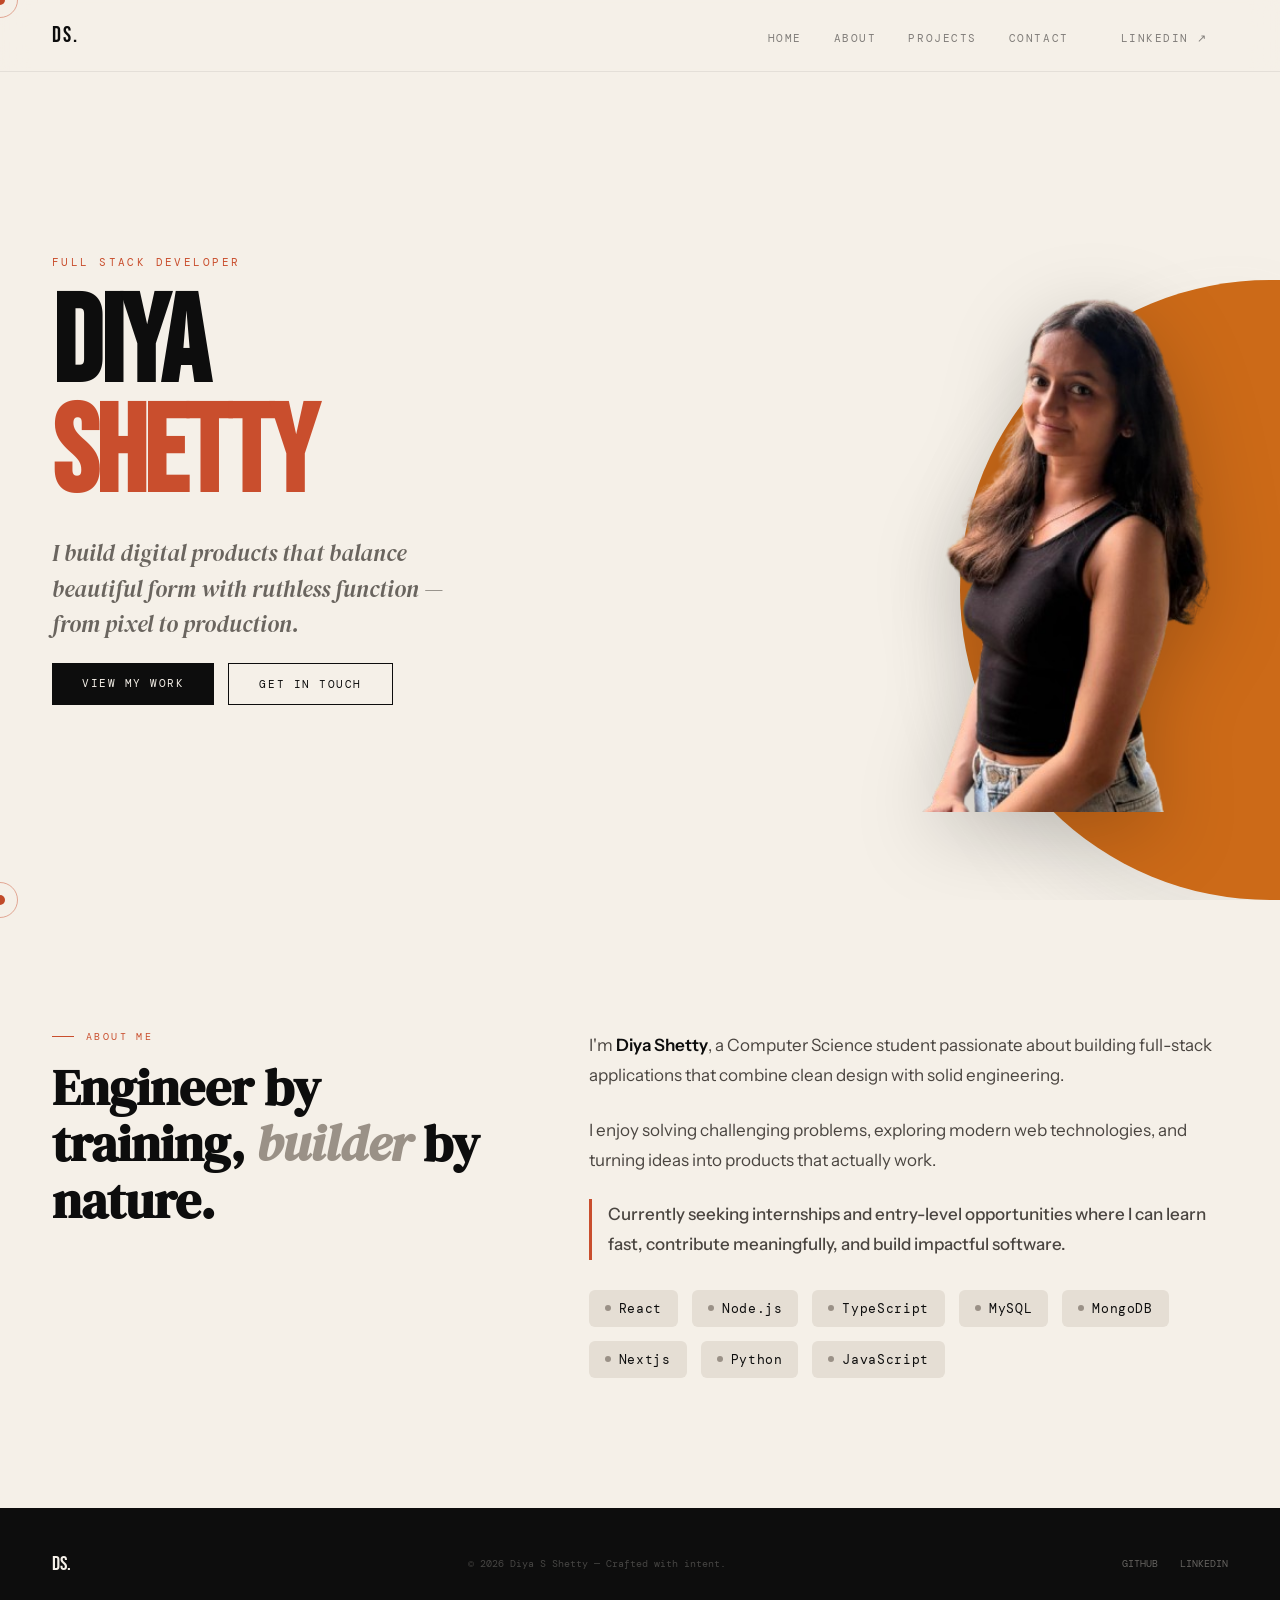
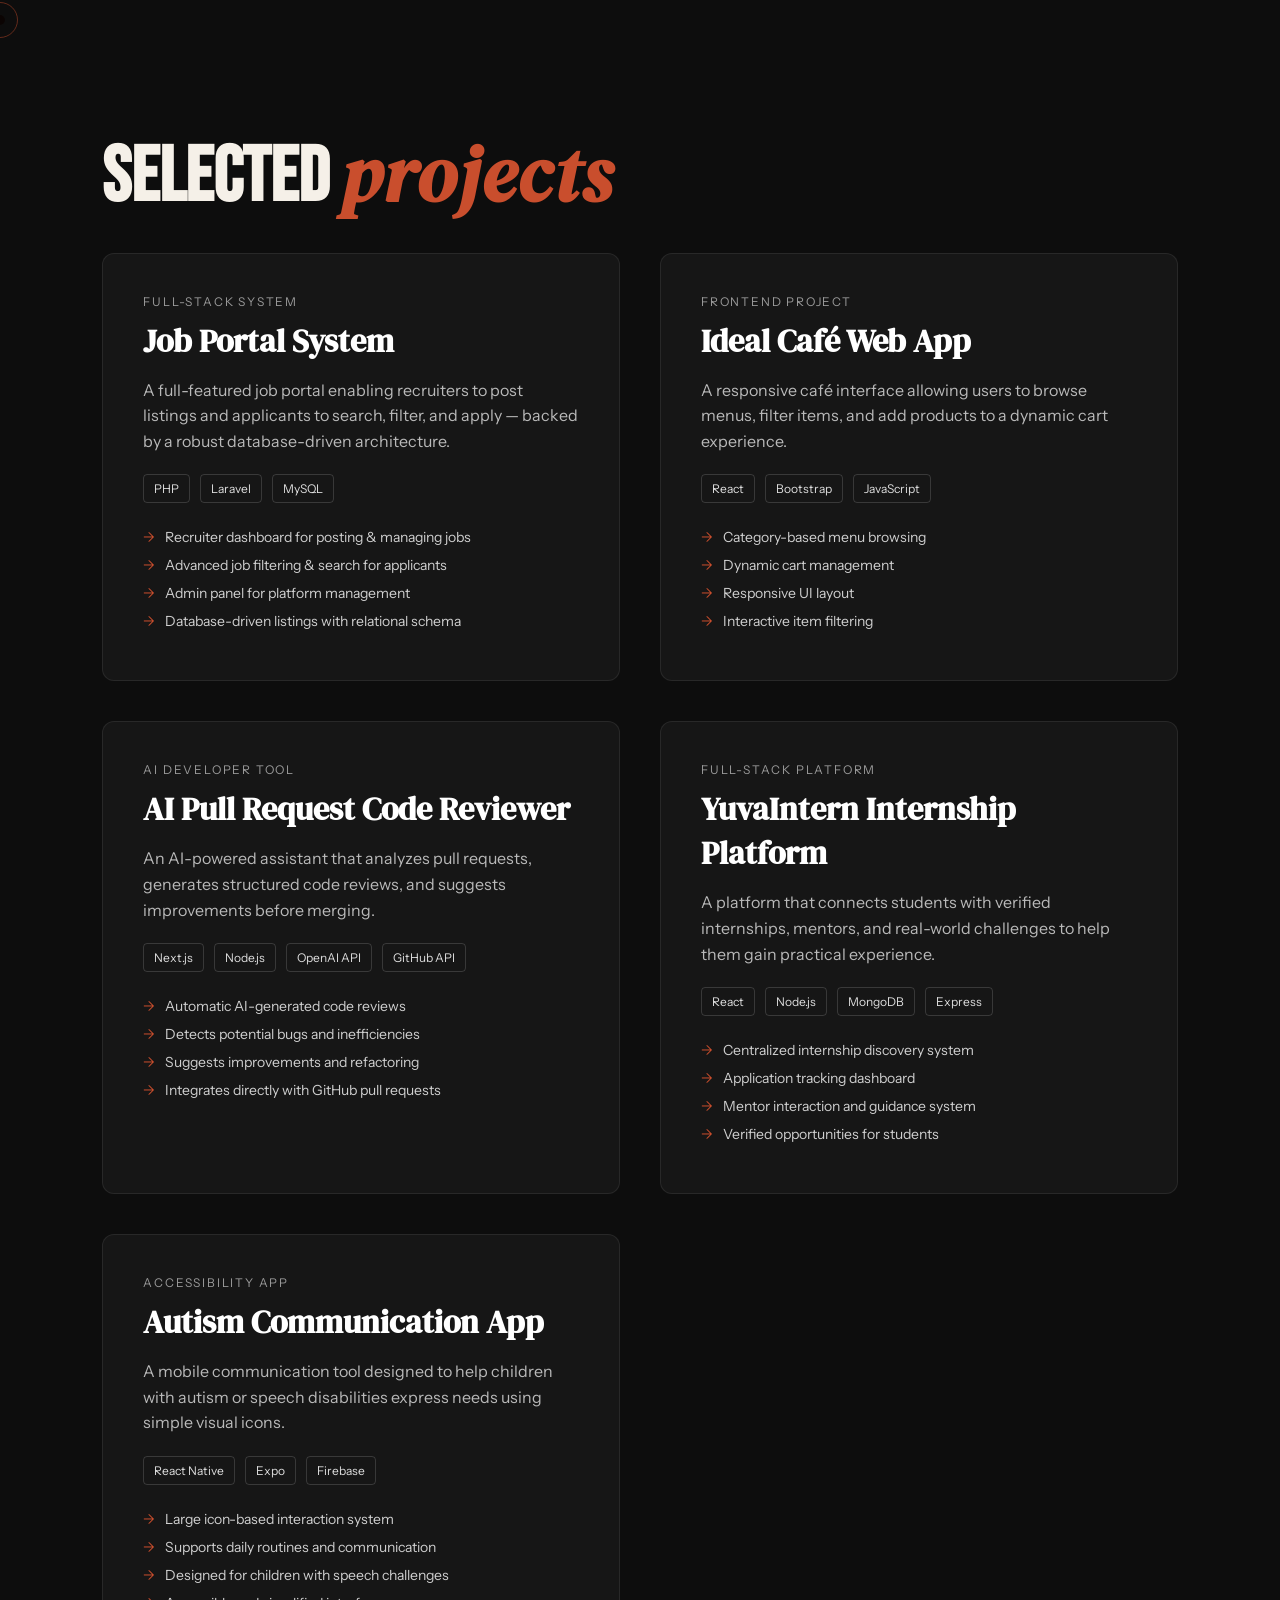
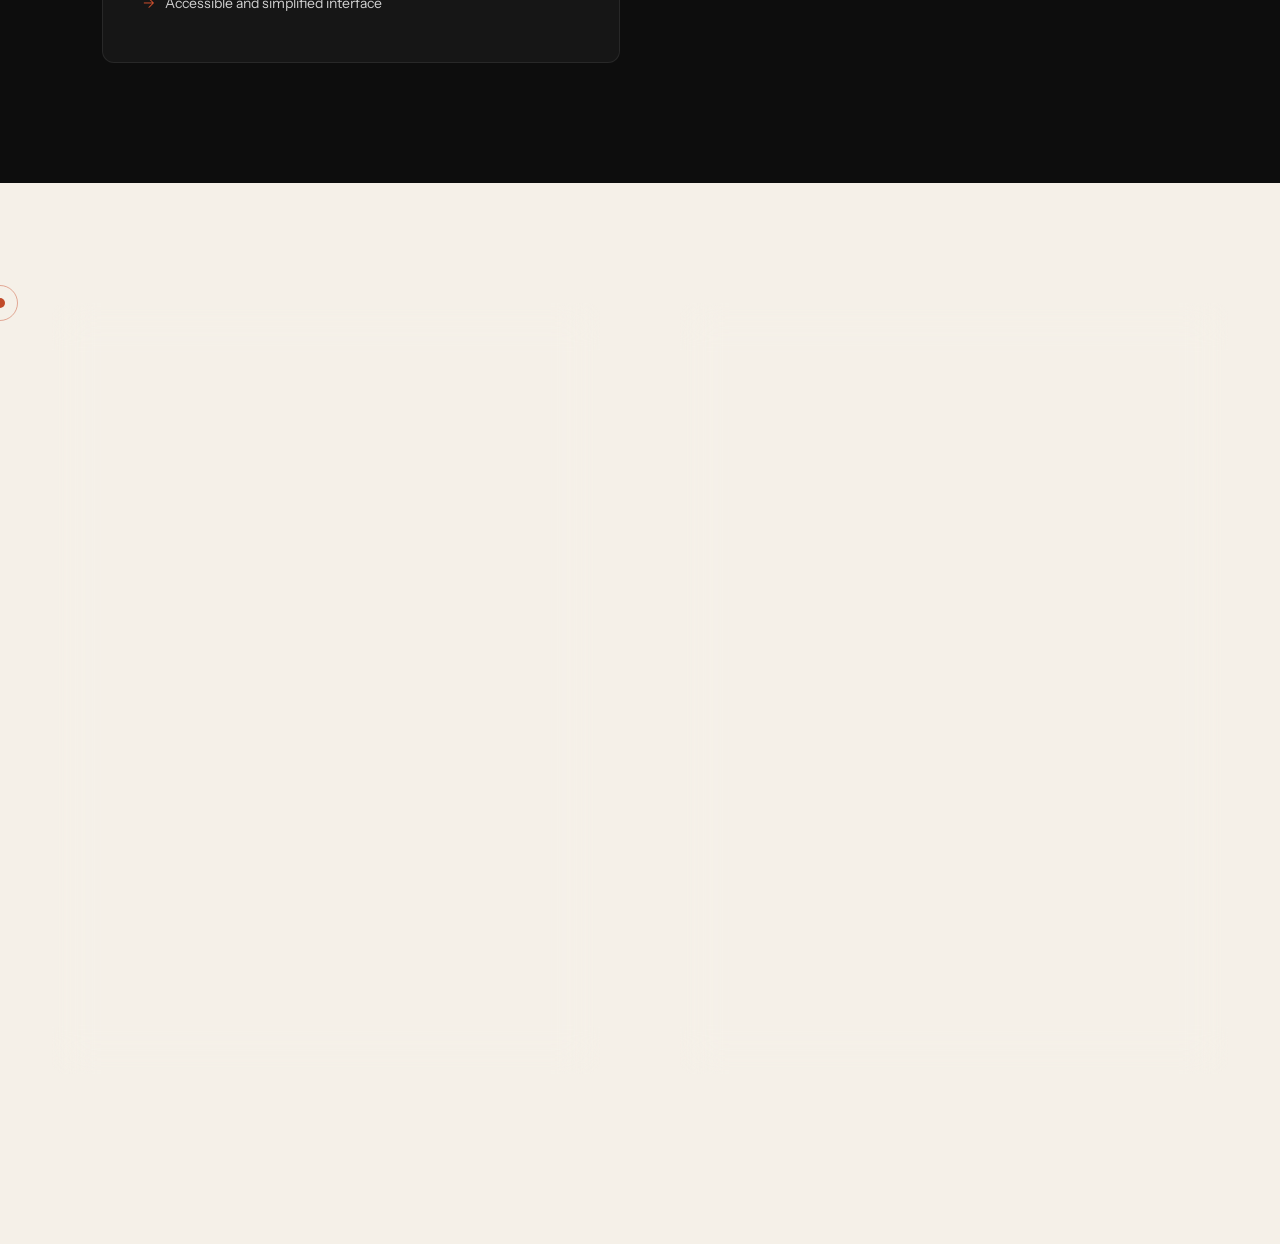
<file: index.html>
<!DOCTYPE html>
<html lang="en">
<head>

<meta charset="UTF-8">
<meta name="viewport" content="width=device-width, initial-scale=1.0">

<title>Diya S Shetty — Full Stack Developer</title>

<link rel="preconnect" href="https://fonts.googleapis.com">
<link href="https://fonts.googleapis.com/css2?family=Bebas+Neue&family=DM+Serif+Display:ital@0;1&family=DM+Mono:wght@300;400;500&family=Instrument+Sans:wght@300;400;500;600&display=swap" rel="stylesheet">

<link rel="stylesheet" href="css/styles.css">

</head>

<body>

<div class="cursor" id="cur"></div>
<div class="cursor-ring" id="curRing"></div>

<div id="navbar"></div>
<main>
  <div id="hero"></div>
  <div id="about"></div>
  <div id="projects"></div>
  <div id="contact"></div>
</main>
<div id="footer"></div>

<script src="js/loadSections.js"></script>
<script src="js/include.js"></script>
<script src="js/cursor.js"></script>
<script src="js/scroll.js"></script>

</body>
</html>
</file>
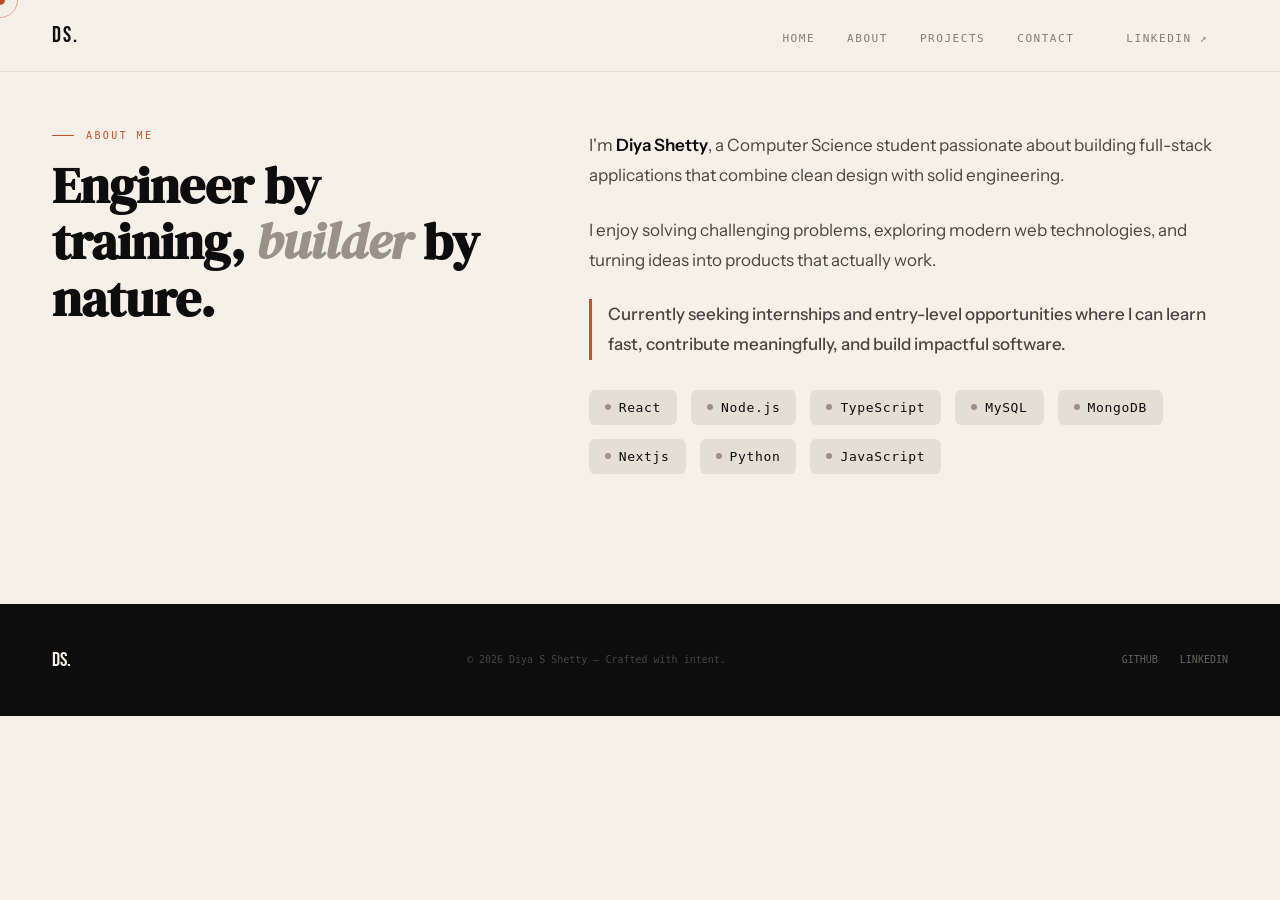
<file: about.html>
<!DOCTYPE html>
<html lang="en">

<head>
<meta charset="UTF-8">
<meta name="viewport" content="width=device-width, initial-scale=1.0">

<title>About — Diya Shetty</title>
<link rel="stylesheet" href="css/styles.css">
<link href="https://fonts.googleapis.com/css2?family=Bebas+Neue&family=DM+Serif+Display&family=Instrument+Sans&display=swap" rel="stylesheet">
</head>

<body>
<div class="cursor"></div>
<div class="cursor-ring"></div>
<div id="navbar"></div>
<section class="about" id="about">

<div class="about-left">

<p class="sec-label">About Me</p>

<h2 class="about-h">
Engineer by training,
<em>builder</em> by nature.
</h2>

</div>

<div class="about-right">

<p class="about-body">
I'm <strong>Diya Shetty</strong>, a Computer Science student passionate about building full-stack applications that combine clean design with solid engineering.
</p>

<p class="about-body">
I enjoy solving challenging problems, exploring modern web technologies, and turning ideas into products that actually work.
</p>

<p class="about-body highlight-line">
Currently seeking internships and entry-level opportunities where I can learn fast, contribute meaningfully, and build impactful software.
</p>

<div class="skills-wrap">

<div class="skill-pill"><span class="sdot"></span>React</div>
<div class="skill-pill"><span class="sdot"></span>Node.js</div>
<div class="skill-pill"><span class="sdot"></span>TypeScript</div>
<div class="skill-pill"><span class="sdot"></span>MySQL</div>
<div class="skill-pill"><span class="sdot"></span>MongoDB</div>
<div class="skill-pill"><span class="sdot"></span>Nextjs</div>
<div class="skill-pill"><span class="sdot"></span>Python</div>
<div class="skill-pill"><span class="sdot"></span>JavaScript</div>

</div>

</div>
</section>
<div id="footer"></div>
<script src="js/include.js"></script>
<script src="js/cursor.js"></script>
<script src="js/scroll.js"></script>
</body>
</html>
</file>
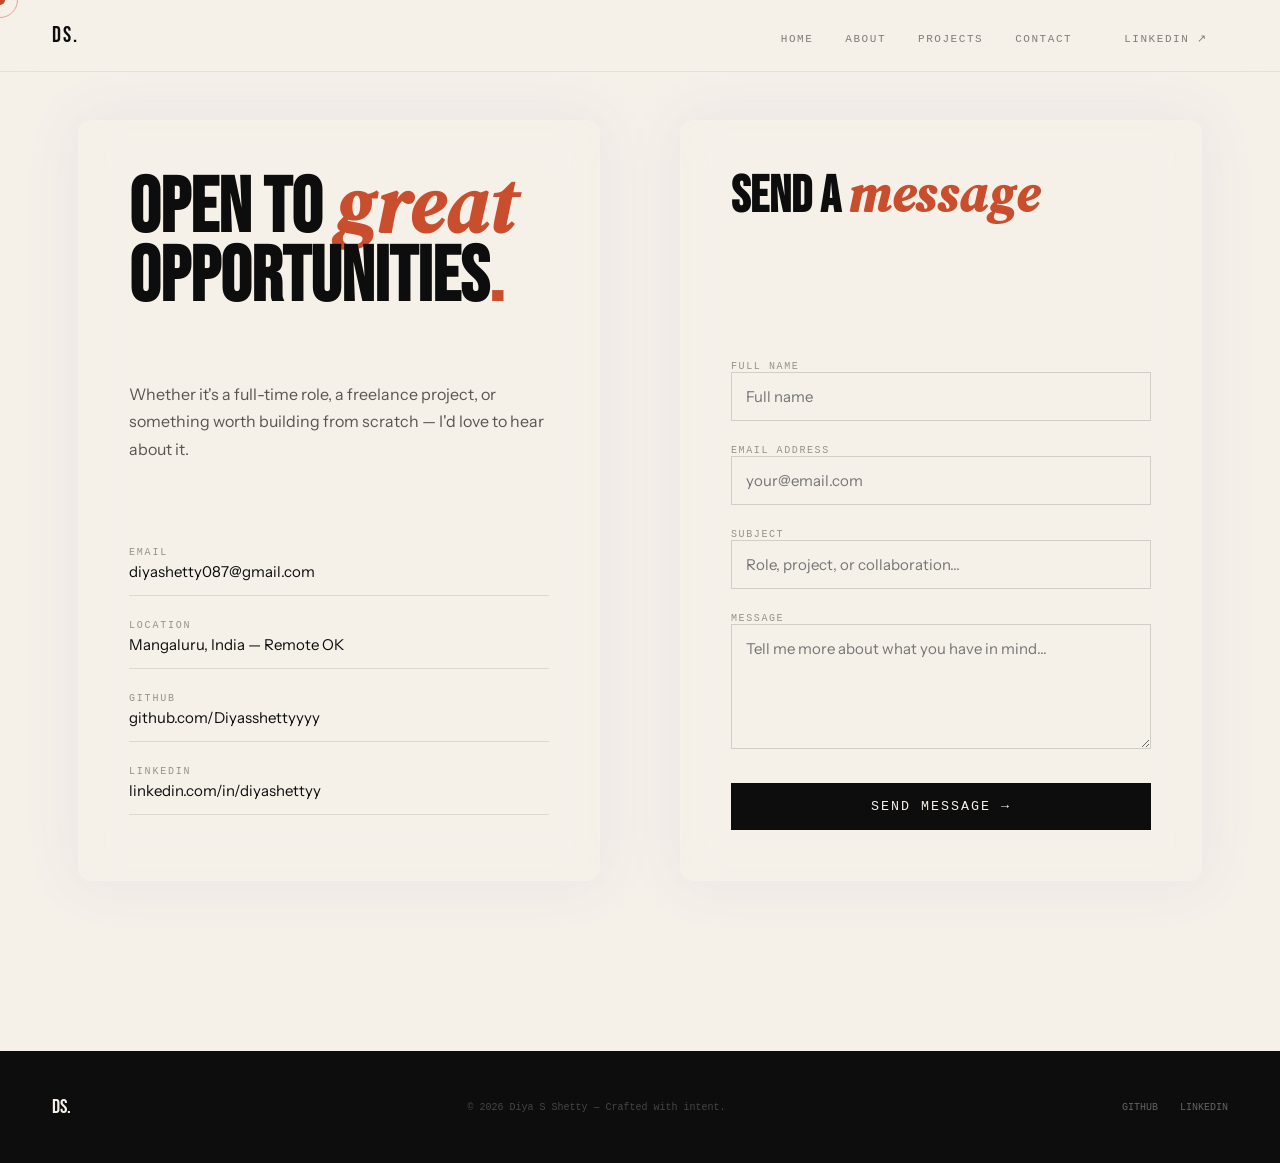
<file: contact.html>
<!DOCTYPE html>
<html lang="en">

<head>
<meta charset="UTF-8">
<meta name="viewport" content="width=device-width, initial-scale=1.0">

<title>Contact — Diya Shetty</title>
<!-- connect main stylesheet -->
<link rel="stylesheet" href="css/styles.css">
<link href="https://fonts.googleapis.com/css2?family=Bebas+Neue&family=DM+Serif+Display&family=Instrument+Sans&display=swap" rel="stylesheet">

</head>

<body>
<div class="cursor"></div>
<div class="cursor-ring"></div>
<div id="navbar"></div>
<section class="contact-wrap" id="contact">

<div class="contact-left contact-card">

<h2 class="contact-heading">
Open to <span class="great">great</span><br>
opportunities<span>.</span>
</h2>

<p class="contact-sub">
Whether it's a full-time role, a freelance project, or something worth building from scratch — I'd love to hear about it.
</p>

<div class="contact-details">

<div class="c-item">
<span class="c-label">EMAIL</span>

<a href="https://mail.google.com/mail/?view=cm&fs=1&to=diyashetty087@gmail.com&su=Opportunity&body=Hey%20Diya," target="_blank" class="c-value">
diyashetty087@gmail.com
</a>

</div>
<div class="c-item">
<span class="c-label">LOCATION</span>
<span class="c-value">Mangaluru, India — Remote OK</span>
</div>

<div class="c-item">
<span class="c-label">GITHUB</span>
<a href="https://github.com/Diyasshettyyyy" target="_blank" class="c-value">
github.com/Diyasshettyyyy
</a>
</div>

<div class="c-item">
<span class="c-label">LINKEDIN</span>
<a href="https://linkedin.com/in/diyashettyy" target="_blank" class="c-value">
linkedin.com/in/diyashettyy
</a>
</div>

</div>

</div>



<div class="contact-right contact-card">

<h3 class="contact-heading-2">
Send a <span class="great">message</span>
</h3>

<form class="contact-form">

<div class="form-group">
<label>Full name</label>
<input type="text" placeholder="Full name">
</div>

<div class="form-group">
<label>Email address</label>
<input type="email" placeholder="your@email.com">
</div>

<div class="form-group">
<label>Subject</label>
<input type="text" placeholder="Role, project, or collaboration...">
</div>

<div class="form-group">
<label>Message</label>
<textarea rows="5" placeholder="Tell me more about what you have in mind..."></textarea>
</div>

<button class="send-btn">
Send Message →
</button>

</form>

</div>

</section>
<div id="footer"></div>
<script src="js/include.js"></script>
<script src="js/cursor.js"></script>
<script src="js/scroll.js"></script>
</body>
</html>
</file>
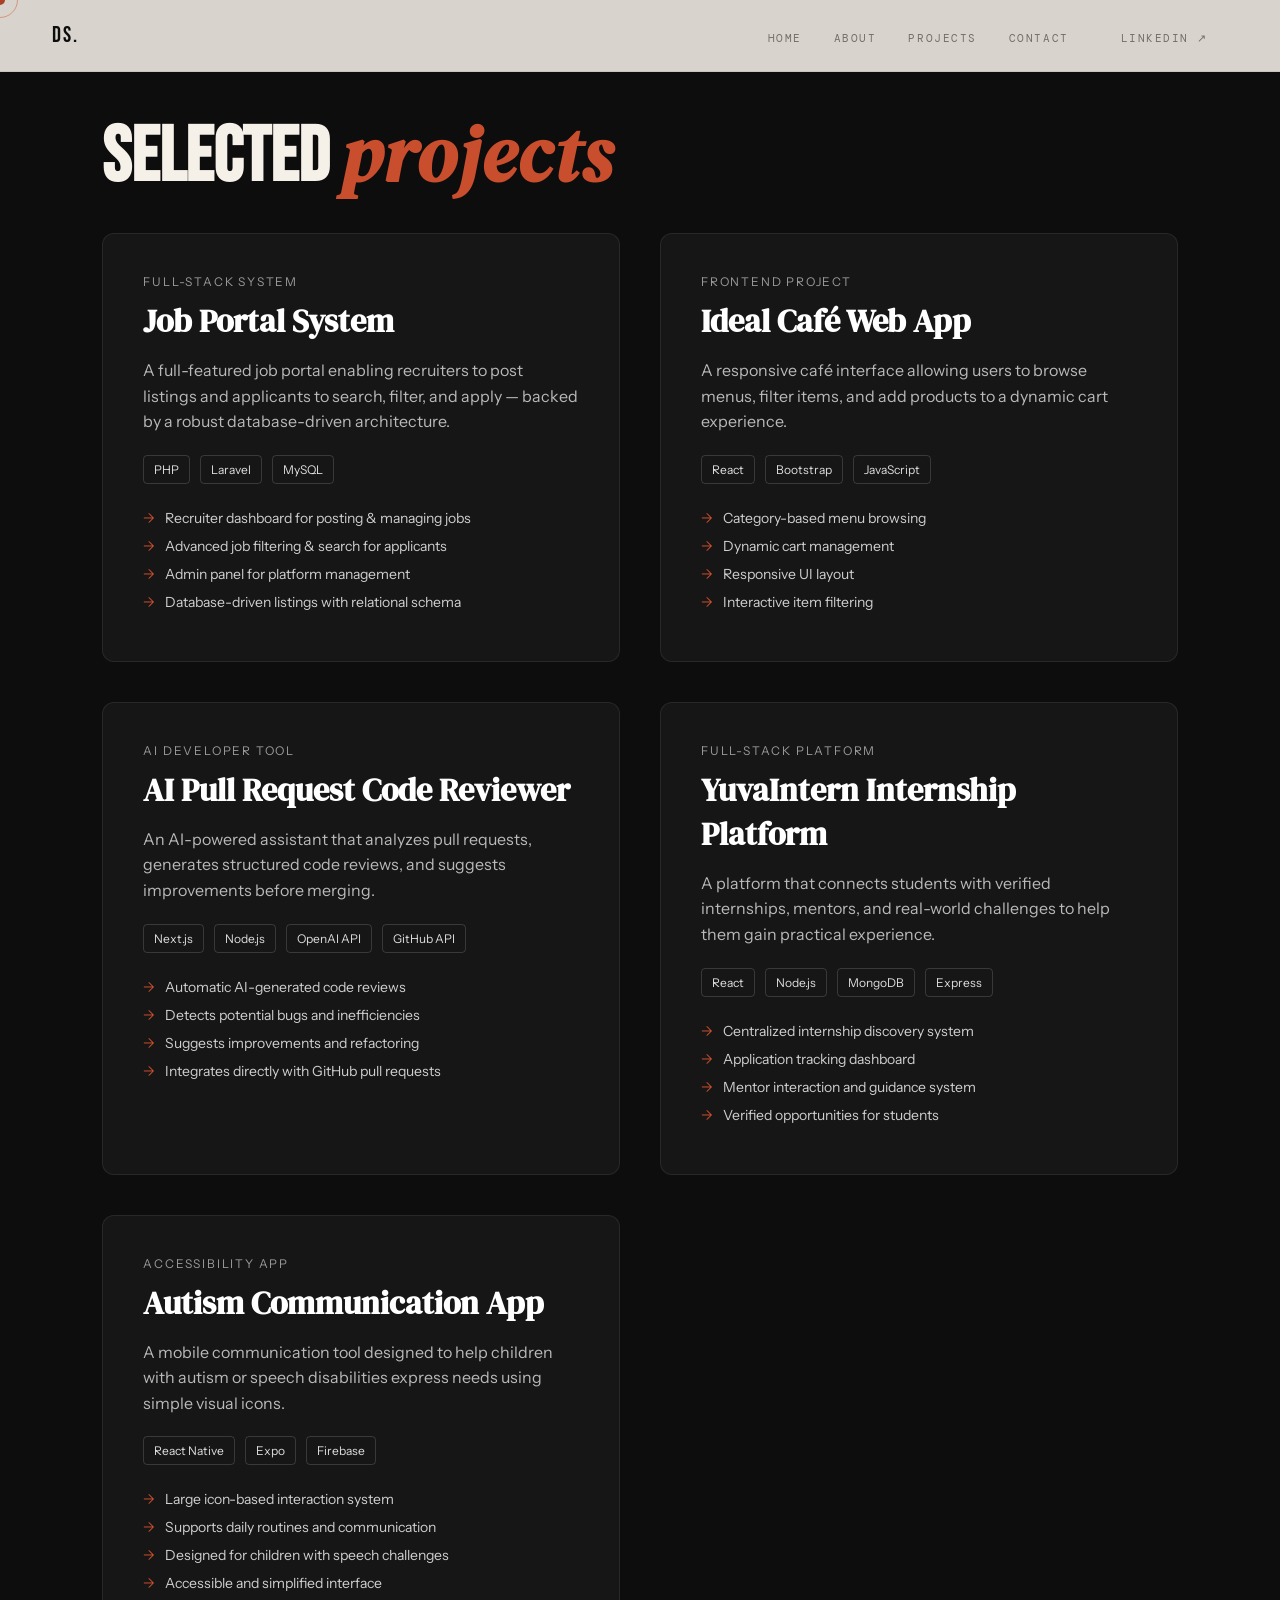
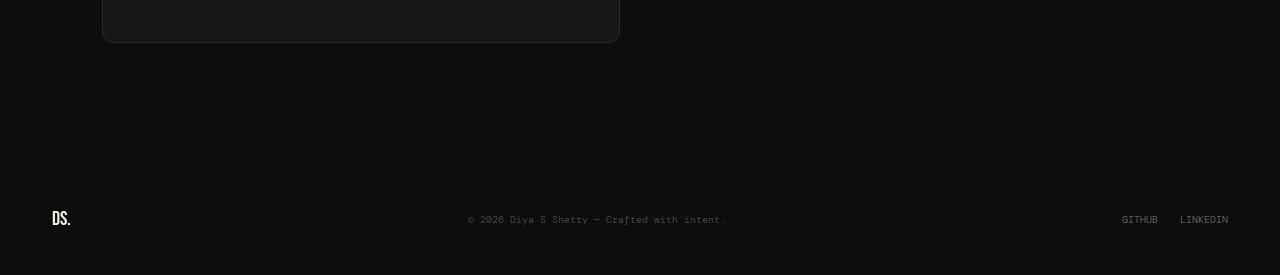
<file: projects.html>
<!DOCTYPE html>
<html lang="en">

<head>

<meta charset="UTF-8">
<meta name="viewport" content="width=device-width, initial-scale=1.0">

<title>Projects — Diya Shetty</title>

<link rel="stylesheet" href="css/styles.css">
<link href="https://fonts.googleapis.com/css2?family=Bebas+Neue&family=DM+Serif+Display&family=DM+Mono&family=Instrument+Sans:wght@300;400;500;600&display=swap" rel="stylesheet">

</head>

<body>

<div class="cursor"></div>
<div class="cursor-ring"></div>

<div id="navbar"></div>


<section class="projects">

<h2 class="projects-title">Selected <span class="great">projects</span></h2>
<br><br>

<div class="projects-grid">

<div class="project-card">
<span class="project-type">FULL-STACK SYSTEM</span>
<h3 class="project-name">Job Portal System</h3>
<p class="project-desc">
A full-featured job portal enabling recruiters to post listings and applicants to search, filter, and apply — backed by a robust database-driven architecture.
</p>

<div class="tech-stack">
<span>PHP</span>
<span>Laravel</span>
<span>MySQL</span>
</div>

<ul class="project-features">
<li>Recruiter dashboard for posting & managing jobs</li>
<li>Advanced job filtering & search for applicants</li>
<li>Admin panel for platform management</li>
<li>Database-driven listings with relational schema</li>
</ul>
</div>


<div class="project-card">
<span class="project-type">FRONTEND PROJECT</span>
<h3 class="project-name">Ideal Café Web App</h3>
<p class="project-desc">
A responsive café interface allowing users to browse menus, filter items, and add products to a dynamic cart experience.
</p>

<div class="tech-stack">
<span>React</span>
<span>Bootstrap</span>
<span>JavaScript</span>
</div>

<ul class="project-features">
<li>Category-based menu browsing</li>
<li>Dynamic cart management</li>
<li>Responsive UI layout</li>
<li>Interactive item filtering</li>
</ul>
</div>


<div class="project-card">
<span class="project-type">AI DEVELOPER TOOL</span>
<h3 class="project-name">AI Pull Request Code Reviewer</h3>

<p class="project-desc">
An AI-powered assistant that analyzes pull requests, generates structured code reviews, and suggests improvements before merging.
</p>

<div class="tech-stack">
<span>Next.js</span>
<span>Node.js</span>
<span>OpenAI API</span>
<span>GitHub API</span>
</div>

<ul class="project-features">
<li>Automatic AI-generated code reviews</li>
<li>Detects potential bugs and inefficiencies</li>
<li>Suggests improvements and refactoring</li>
<li>Integrates directly with GitHub pull requests</li>
</ul>
</div>


<div class="project-card">
<span class="project-type">FULL-STACK PLATFORM</span>
<h3 class="project-name">YuvaIntern Internship Platform</h3>

<p class="project-desc">
A platform that connects students with verified internships, mentors, and real-world challenges to help them gain practical experience.
</p>

<div class="tech-stack">
<span>React</span>
<span>Node.js</span>
<span>MongoDB</span>
<span>Express</span>
</div>

<ul class="project-features">
<li>Centralized internship discovery system</li>
<li>Application tracking dashboard</li>
<li>Mentor interaction and guidance system</li>
<li>Verified opportunities for students</li>
</ul>
</div>


<div class="project-card">
<span class="project-type">ACCESSIBILITY APP</span>
<h3 class="project-name">Autism Communication App</h3>

<p class="project-desc">
A mobile communication tool designed to help children with autism or speech disabilities express needs using simple visual icons.
</p>

<div class="tech-stack">
<span>React Native</span>
<span>Expo</span>
<span>Firebase</span>
</div>

<ul class="project-features">
<li>Large icon-based interaction system</li>
<li>Supports daily routines and communication</li>
<li>Designed for children with speech challenges</li>
<li>Accessible and simplified interface</li>
</ul>
</div>

</div>

</section>



<div id="footer"></div>
<script src="js/include.js"></script>
<script src="js/cursor.js"></script>
<script src="js/scroll.js"></script>

</body>
</html>
</file>
<file: css/styles.css>
*, *::before, *::after {
 margin:0;
 padding:0;
 box-sizing:border-box;
}

:root{
 --cream:#F5F0E8;
 --ink:#0D0D0D;
 --rust:#C94E2D;
 --mist:#E8E2D8;
 --warm-grey:#9A9187;
 --gold:#D4A843;
}

html{
 scroll-behavior:smooth;
}

body{
 background:var(--cream);
 color:var(--ink);
 font-family:'Instrument Sans',sans-serif;
 cursor:none;
 overflow-x:hidden;
}

/* profile image */

.profile-img{
 width:100%;
 height:100%;
 object-fit:cover;
}
.proj-card.wide{
 grid-column: span 2;
}

/* cursor */

.cursor{
 position:fixed;
 width:10px;
 height:10px;
 background:var(--rust);
 border-radius:50%;
 pointer-events:none;
 z-index:9999;
 transform:translate(-50%,-50%);
 transition:width .25s,height .25s,background .25s;
 mix-blend-mode:multiply;
}

.cursor-ring{
 position:fixed;
 width:36px;
 height:36px;
 border:1.5px solid var(--rust);
 border-radius:50%;
 pointer-events:none;
 z-index:9998;
 transform:translate(-50%,-50%);
 opacity:.45;
 transition:width .25s,height .25s,opacity .25s;
}

.cursor.hov{
 width:6px;
 height:6px;
 background:var(--ink);
}

.cursor-ring.hov{
 width:52px;
 height:52px;
 opacity:.15;
}

/* NAV */

nav{
 position:fixed;
 top:0;
 left:0;
 right:0;
 z-index:200;
 display:flex;
 justify-content:space-between;
 align-items:center;
 padding:22px 52px;
 background:rgba(245,240,232,0.88);
 backdrop-filter:blur(14px);
 border-bottom:1px solid rgba(13,13,13,.07);
}

.nav-logo{
font-family:'Bebas Neue', sans-serif;
font-size:22px;
letter-spacing:.08em;
color:var(--ink);
text-decoration:none;
font-weight:400;
}

.nav-links{
 display:flex;
 gap:32px;
 list-style:none;
 align-items:center;
}

.nav-links a{
 font-family:'DM Mono',monospace;
 font-size:11px;
 letter-spacing:.14em;
 text-transform:uppercase;
 color:var(--ink);
 text-decoration:none;
 opacity:.5;
 transition:opacity .2s;
}

.nav-links a:hover{
 color: var(--rust);
  opacity:250;
}

.nav-cta{
color:var(--cream);
padding:9px 20px;
opacity:1;
transition:background .2s, color .2s;
text-decoration:none;
}

.nav-cta:hover{
background:var(--rust);
color:white !important;
}

/* HERO */

.hero{
 min-height:100vh;
 display:grid;
 grid-template-columns:1fr 1fr;
 position:relative;
 overflow:hidden;
}

.hero-left{
 padding:150px 52px 90px;
 display:flex;
 flex-direction:column;
 justify-content:flex-end;
 position:relative;
 z-index:2;
}

.hero-eyebrow{
 font-family:'DM Mono',monospace;
 font-size:11px;
 letter-spacing:.22em;
 text-transform:uppercase;
 color:var(--rust);
 margin-bottom:22px;
}

.hero-name{
 font-family:'Bebas Neue',sans-serif;
 font-size:clamp(78px,9.5vw,148px);
 line-height:.9;
 letter-spacing:-.02em;
 color:var(--ink);
}

.hero-name span{
 color:var(--rust);
}

.hero-tagline{
 font-family:'DM Serif Display',serif;
 font-style:italic;
 font-size:clamp(17px,2vw,23px);
 color:#6a655f;
 margin-top:26px;
 max-width:400px;
 line-height:1.55;
}

.hero-cta{
 display:flex;
 gap:14px;
 margin-top:20px;
}

.btn-dark{
 background:var(--ink);
 color:var(--cream);
 padding:13px 30px;
 font-family:'DM Mono',monospace;
 font-size:11px;
 letter-spacing:.14em;
 text-transform:uppercase;
 text-decoration:none;
 border:none;
 cursor:none;
 transition:background .2s,transform .2s;
 display:inline-block;
}

.btn-dark:hover{
 background:var(--rust);
 transform:translateY(-2px);
}

.btn-ghost{
 border:1.5px solid var(--ink);
 color:var(--ink);
 padding:13px 30px;
 font-family:'DM Mono',monospace;
 font-size:11px;
 letter-spacing:.14em;
 text-transform:uppercase;
 text-decoration:none;
 cursor:none;
 transition:all .2s;
 display:inline-block;
}

.btn-ghost:hover{
 background:var(--ink);
 color:var(--cream);
 transform:translateY(-2px);
}


/* CONTACT */

.contact-card{
padding:50px;
border-radius:14px;

background:rgba(255,255,255,0.03);
border:1px solid rgba(255,255,255,0.08);

box-shadow:0 0 60px rgba(120,90,255,0.08);

backdrop-filter:blur(20px);
height:100%;
display:flex;
flex-direction:column;
transition:transform .25s ease, box-shadow .25s ease;

}
.contact-card:hover{
transform:translateY(-4px);
box-shadow:0 15px 40px rgba(0,0,0,.06);
}

.contact-right h3{
margin:0 0 16px 0;
}

.contact-wrap{
  max-width:1400px;
  margin:120px auto;
  padding:0 52px;
  gap:60px;
  display:grid;
  align-items:stretch;
  grid-template-columns:1fr 1fr;
  grid-template-rows:auto auto;
  grid-template-areas:
    "heading empty"
    "details form";

  column-gap:80px;
  row-gap:50px;
}

/* LEFT SIDE */

.contact-heading{
grid-area:heading;
font-family:'Bebas Neue',sans-serif;
font-size:clamp(60px,6vw,110px);
line-height:.9;
color:var(--ink);
margin-bottom:10x;
}

.contact-heading-2{
grid-area:heading;
font-family:'Bebas Neue',sans-serif;
font-size:clamp(40px,4vw,60px);
line-height:.9;
color:var(--ink);
margin-bottom:10x;
}

.contact-heading-2 span{
color:var(--rust);
}
.contact-heading span{
color:var(--rust);
}

.contact-sub{
font-size:16px;
line-height:1.7;
color:#5a5550;
max-width:420px;
margin-top: 8px;
margin-bottom:24px;
}

.c-item{
display:flex;
flex-direction:column;
gap:4px;
padding-bottom:14px;
border-bottom:1px solid rgba(13,13,13,.1);
}

.c-label{
font-family:'DM Mono',monospace;
font-size:10px;
letter-spacing:.18em;
text-transform:uppercase;
color:var(--warm-grey);
}

.c-value{
font-size:15px;
color:var(--ink);
text-decoration:none;
transition:color 0.25s ease;
}
a, button, input, textarea{
cursor: none;
}

.c-value:hover{
color:var(--rust);
text-decoration:underline;
}

.contact-empty{
  grid-area:empty;
}

/* details */
.contact-details{
  grid-area:details;
  display:flex;
  flex-direction:column;
  gap:24px;
}

/* FORM */

.contact-form{
margin-top:125px;
display:flex;
flex-direction:column;
gap:24px;
grid-area:form;
}

.contact-left{
  display:flex;
  flex-direction:column;
  gap:60px;
}

.form-group{
display:flex;
flex-direction:column;
/* gap:8px; */
}

.form-group label{
font-family:'DM Mono',monospace;
font-size:10px;
letter-spacing:.16em;
text-transform:uppercase;
color:var(--warm-grey);
}

.form-group input,
.form-group textarea{
border:1px solid rgba(13,13,13,.15);
padding:14px;
background:transparent;
font-size:15px;
font-family:'Instrument Sans',sans-serif;
outline:none;
height:100%;
display:flex;
flex-direction:column;
}

.form-group input:focus,
.form-group textarea:focus{
border-color:var(--rust);
box-shadow:0 0 0 2px rgba(199,89,37,.12);
}

/* BUTTON */

.send-btn{
margin-top:10px;
background:var(--ink);
color:var(--cream);
border:none;
padding:16px;
font-family:'DM Mono',monospace;
letter-spacing:.15em;
text-transform:uppercase;
cursor:none;
transition:background .25s, transform .25s;
}

.send-btn:hover{
background:var(--rust);
transform:translateY(-2px);
}

.form-in,
.form-ta{
 width:100%;
 background:transparent;
 border:none;
 outline:none;
 font-family:'Instrument Sans',sans-serif;
 font-size:16px;
 color:var(--ink);
 padding:4px 0 10px;
}

/* FOOTER */

footer{
 background:var(--ink);
 padding:44px 52px;
 display:flex;
 justify-content:space-between;
 align-items:center;
}

.ft-logo{
 font-family:'Bebas Neue',sans-serif;
 font-size:20px;
 color:var(--cream);
}

.ft-copy{
 font-family:'DM Mono',monospace;
 font-size:10px;
 color:rgba(245,240,232,.25);
}

.ft-socials{
 display:flex;
 gap:22px;
}

.ft-s{
 font-family:'DM Mono',monospace;
 font-size:10px;
 text-transform:uppercase;
 color:rgba(245,240,232,.38);
 text-decoration:none;
}

/* RESPONSIVE */

@media(max-width:900px){

    .contact-wrap{
grid-template-columns:1fr;
padding:80px 24px;
gap:50px;
}

.hero{
 grid-template-columns:1fr;
}

.hero-right{
 display:none;
}

.projects{
 padding:80px 24px;
}

.mini-item{
padding:10px 14px;
border:1px solid rgba(0,0,0,.08);
border-radius:6px;
margin-bottom:10px;
background:#f3eee6;
}

.proj-card.wide{
 grid-column:span 1;
}


.contact-wrap{
 grid-template-columns:1fr;
}

.about{
    grid-template-columns:1fr;
    padding:80px 24px;
    gap:48px;
    font-style: italic;
  }

}
@media (max-width: 768px){

.projects-grid{
grid-template-columns:1fr;
}

}
@media(max-width:500px){

  .stats-strip{
    grid-template-columns: 1fr;
  }

}

.dark-icon{
 border:none;
 background:transparent;
 font-size:18px;
 cursor:pointer;
 opacity:.6;
 transition:opacity .2s, transform .2s;
}

.dark-icon:hover{
 opacity:1;
 transform:scale(1.1);
}

/* STATS STRIP */

.stats-strip{
  background: var(--ink);
  display: grid;
  grid-template-columns: repeat(4,1fr);
  border-top: 1px solid rgba(13,13,13,.12);
  border-bottom: 1px solid rgba(13,13,13,.12);
}

/* each stat block */

.strip-cell{
  padding: 38px 48px;
  border-right: 1px solid rgba(245,240,232,.07);
  display: flex;
  flex-direction: column;
  justify-content: center;
  gap: 6px;
  position: relative;
  overflow: hidden;
  transition: background .3s ease;
}

.strip-cell:last-child{
  border-right: none;
}

/* hover background */

.strip-cell:hover{
  background: rgba(255,255,255,.03);
}

/* animated underline */

.strip-cell::after{
  content: '';
  position: absolute;
  bottom: 0;
  left: 0;
  width: 0;
  height: 2px;
  background: var(--rust);
  transition: width .4s ease;
}

.strip-cell:hover::after{
  width: 100%;
}

/* BIG NUMBERS */

.strip-big{
  font-family: 'Bebas Neue', sans-serif;
  font-size: 54px;
  line-height: 1;
  color: var(--cream);
  letter-spacing: -0.02em;
}

/* highlight + symbol */

.strip-big em{
  color: var(--rust);
  font-style: normal;
}

/* LABEL */

.strip-lbl{
  font-family: 'DM Mono', monospace;
  font-size: 10px;
  letter-spacing: .18em;
  text-transform: uppercase;
  color: rgba(245,240,232,.32);
}

/* DESCRIPTION */

.strip-sub{
  font-size: 13px;
  line-height: 1.5;
  color: rgba(245,240,232,.45);
}

/* ABOUT SECTION */

.about{
  padding:130px 52px;
  display:grid;
  grid-template-columns:1fr 1.4fr;
  gap:80px;
  max-width:1400px;
  margin:0 auto;
}

.highlight-line{
border-left:3px solid var(--rust);
padding-left:16px;
margin-top:18px;
font-weight:500;
}
/* left heading */

.sec-label{
  font-family:'DM Mono',monospace;
  font-size:10px;
  letter-spacing:.24em;
  text-transform:uppercase;
  color:var(--rust);
  margin-bottom:16px;
  display:flex;
  align-items:center;
  gap:12px;
}

.sec-label::before{
  content:'';
  width:22px;
  height:1px;
  background:var(--rust);
}

.about-h{
  font-family:'DM Serif Display',serif;
  font-size:clamp(34px,4vw,54px);
  line-height:1.1;
  color:var(--ink);
}

.about-h em{
  font-style:italic;
  color:var(--warm-grey);
}

/* right side text */

.about-body{
  font-size:17px;
  line-height:1.78;
  color:#4a4540;
  margin-bottom:24px;
}

.about-body strong{
  color:var(--ink);
  font-weight:600;
}

/* skills */

.skills-wrap{
display:flex;
flex-wrap:wrap;
gap:14px;
margin-top:30px;
}

.skill-pill{
display:flex;
align-items:center;
gap:8px;

padding:10px 16px;

background:#e5ded4;
border-radius:6px;

font-size:13px;
font-family:'DM Mono',monospace;
letter-spacing:.05em;

transition:.2s;
}

.skill-pill:hover{
transform:translateY(-2px);
background:#ded6cb;
}

.skill-pill:hover .sdot{
  background:var(--rust);
}

.sdot{
  width:6px;
  height:6px;
  border-radius:50%;
  background:var(--warm-grey);
}

.great{
  font-family: 'DM Serif Display', serif;
  font-style: italic;
  letter-spacing: 0.02em;
 color:var(--rust);
}

.contact-section{
max-width:1400px;
margin:120px auto;
padding:0 52px;

display:grid;
grid-template-columns:1fr 1fr;
grid-template-areas:
"heading empty"
"details form";

row-gap:70px;
column-gap:60px;
}

.hero-right{
  position:relative;
  width:450px;
  height:600px;
  display: flex;
  align-items: flex-end;
  justify-content: center;
}

/* BIG circle pushed outside screen */


.semi-circle{
  position:absolute;

  width: 320px;
  height: 620px;

  right:0;     /* stick to screen edge */
  bottom:0;

  background:#cc6a18;
  box-shadow:0 40px 80px rgba(142, 137, 137, 0.12);
  border-top-left-radius:400px;
  border-bottom-left-radius:400px;

  z-index:0;
}

/* profile image */

.hero-img{
  position:absolute;
  /* animation: floatHero 10s ease-in-out infinite; */
  bottom:0;
  top: 22px;; 
  right:-240px; 
  width:480px;
  height: 650;
  filter: drop-shadow(0 20px 40px rgba(0,0,0,0.2));
  z-index:2;
}
.hero-right{
  position:relative;
  /* height:100vh; */
  display:flex;
  align-items:flex-end;
  justify-content:center;
}
.hero-photo-wrap{
display:flex;
align-items:flex-end;
justify-content:center;
height:100%;
}
@keyframes floatHero{
  0%{ transform:translateY(0); }
  50%{ transform:translateY(-10px); }
  100%{ transform:translateY(0); }
}
.hero{
display:grid;
grid-template-columns:1fr 1fr;
align-items:center;
min-height:100vh;
position:relative;
overflow:hidden;
}

.projects{
padding:120px 8%;
background:#0d0d0d;
}

.projects-title{
grid-area:heading;
font-family:'Bebas Neue',sans-serif;
font-size:clamp(60px,6vw,110px);
line-height:.9;
color:var(--cream);
margin-bottom:10x;
}

.project-card{
background:#161616;
padding:40px;
border-radius:12px;
border:1px solid rgba(255,255,255,0.08);
transition:all .25s ease;
}

.project-card:hover{
border-top:3px solid var(--rust);
transform:translateY(-6px);
box-shadow:0 20px 50px rgba(0,0,0,0.4);
}

.project-type{
font-size:12px;
letter-spacing:.15em;
text-transform:uppercase;
color:#9a9a9a;
display:block;
margin-bottom:10px;
}

.project-name{
font-family:'DM Serif Display', serif;
font-size:32px;
color:#fff;
margin-bottom:15px;
}
.projects-grid{
display:grid;
grid-template-columns:repeat(2, 1fr);
gap:40px;
}

.project-desc{
color:#b9b9b9;
line-height:1.6;
margin-bottom:20px;
}

.tech-stack{
display:flex;
gap:10px;
margin-bottom:25px;
}

.tech-stack span{
font-size:12px;
padding:6px 10px;
border:1px solid rgba(255,255,255,0.15);
border-radius:4px;
color:#ddd;
}

.project-features{
list-style:none;
padding:0;
}

.project-features li{
color:#cfcfcf;
margin-bottom:10px;
font-size:14px;
}

.project-features li::before{
content:"→";
color:var(--rust);
margin-right:10px;
}

html, body {
height: 100%;
}

body {
display: flex;
flex-direction: column;
min-height: 100vh;
}

main {
flex: 1;
}
</file>
